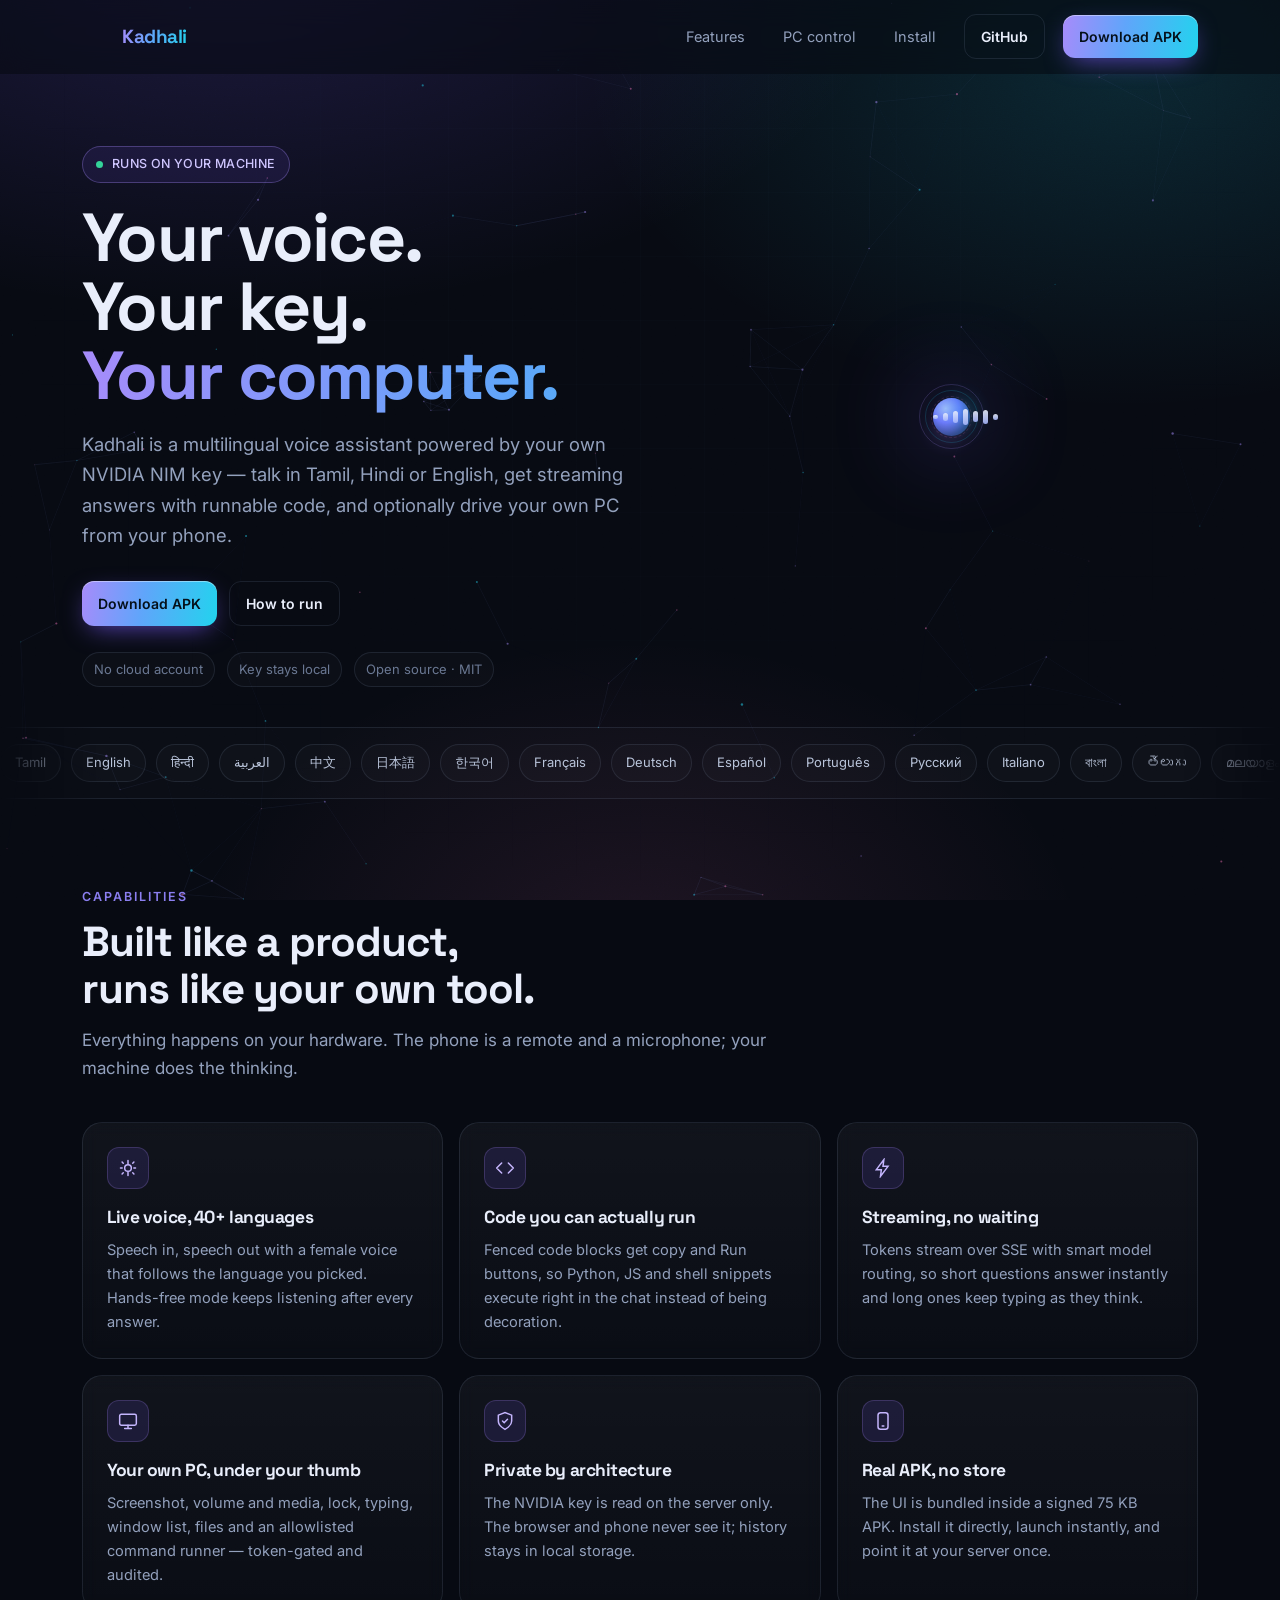
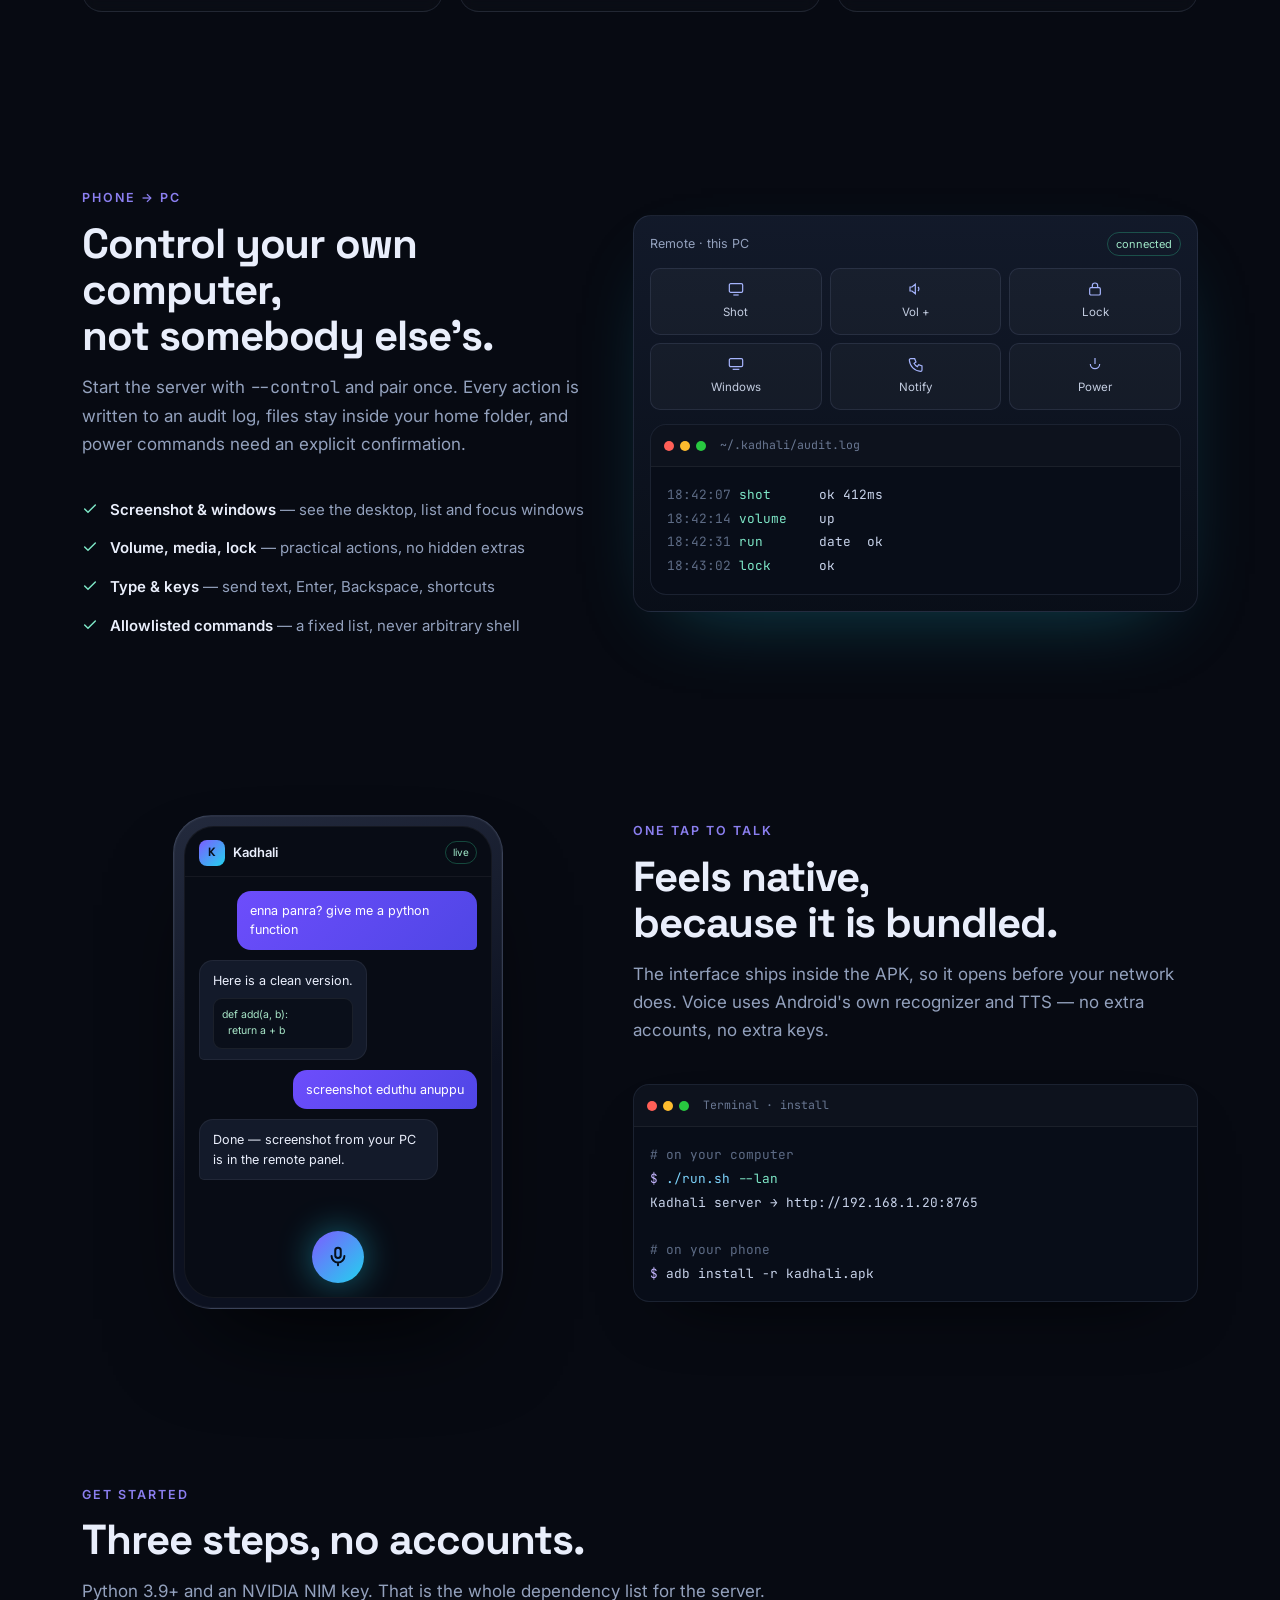
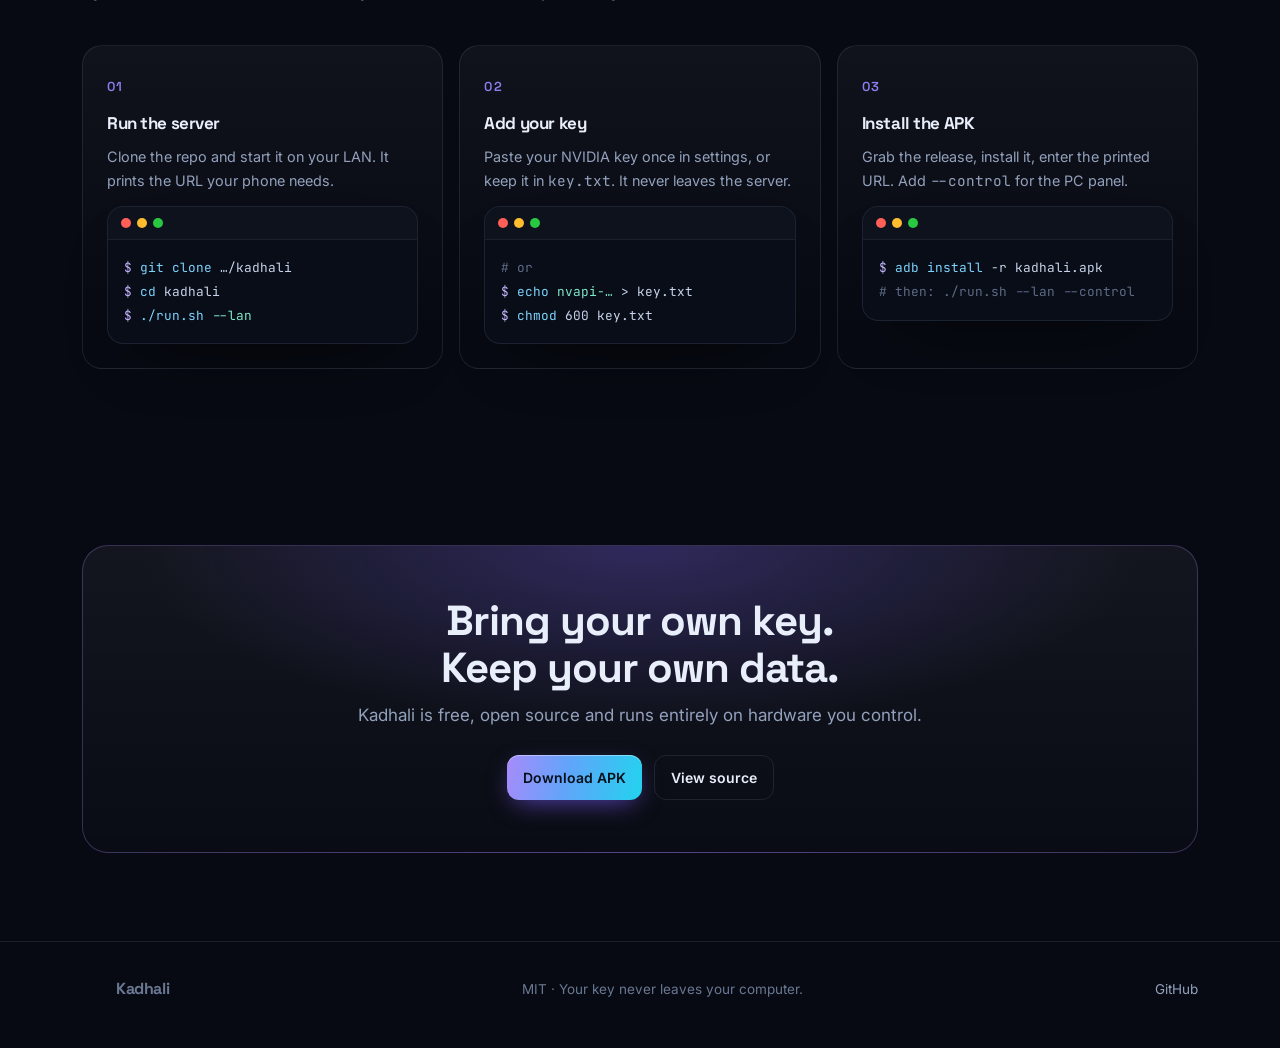
<file: docs/index.html>
<!doctype html>
<html lang="en">
<head>
<meta charset="utf-8"/>
<meta name="viewport" content="width=device-width,initial-scale=1,viewport-fit=cover"/>
<title>Kadhali — Voice AI on your own key</title>
<meta name="description" content="Kadhali is a multilingual voice AI assistant that runs on your own machine with your own NVIDIA key — plus opt-in control of your own computer from your phone."/>
<meta name="theme-color" content="#070a12"/>
<meta property="og:title" content="Kadhali — Voice AI on your own key"/>
<meta property="og:description" content="Speak in Tamil, Hindi, English. Code help, streaming answers, and your own PC under your thumb."/>
<meta property="og:type" content="website"/>
<link rel="icon" href="data:image/svg+xml,%3Csvg xmlns='http://www.w3.org/2000/svg' viewBox='0 0 64 64'%3E%3Cdefs%3E%3ClinearGradient id='g' x1='0' y1='0' x2='1' y2='1'%3E%3Cstop offset='0' stop-color='%23a78bfa'/%3E%3Cstop offset='1' stop-color='%2322d3ee'/%3E%3C/linearGradient%3E%3C/defs%3E%3Crect width='64' height='64' rx='16' fill='%230b1020'/%3E%3Cg stroke='url(%23g)' stroke-width='5' stroke-linecap='round'%3E%3Cpath d='M14 32v0'/%3E%3Cpath d='M23 24v16'/%3E%3Cpath d='M32 16v32'/%3E%3Cpath d='M41 24v16'/%3E%3Cpath d='M50 32v0'/%3E%3C/g%3E%3C/svg%3E"/>
<link rel="preconnect" href="https://fonts.googleapis.com"/>
<link rel="preconnect" href="https://fonts.gstatic.com" crossorigin/>
<link href="https://fonts.googleapis.com/css2?family=Space+Grotesk:wght@500;600;700&family=Inter:wght@400;500;600&family=JetBrains+Mono:wght@400;500&display=swap" rel="stylesheet"/>
<style>
  :root{
    --bg:#070a12; --bg2:#0a0f1c; --card:rgba(18,24,40,.62); --line:rgba(140,160,200,.14);
    --tx:#e9eefb; --mut:#93a1bd; --dim:#6a7893;
    --v:#a78bfa; --c:#22d3ee; --p:#f472b6; --g:#34d399;
    --grad:linear-gradient(100deg,#a78bfa 0%,#60a5fa 45%,#22d3ee 100%);
    --r:20px; --max:1160px;
  }
  *{box-sizing:border-box}
  html{scroll-behavior:smooth}
  body{
    margin:0;background:var(--bg);color:var(--tx);
    font:16px/1.65 Inter,system-ui,-apple-system,"Segoe UI",Roboto,sans-serif;
    -webkit-font-smoothing:antialiased;overflow-x:hidden;
  }
  h1,h2,h3,.brand{font-family:"Space Grotesk",Inter,sans-serif;letter-spacing:-.025em}
  a{color:inherit}
  code,pre{font-family:"JetBrains Mono",ui-monospace,monospace}

  /* ---------- background field ---------- */
  .field{position:fixed;inset:0;z-index:-2;overflow:hidden;background:
    radial-gradient(1100px 620px at 18% -8%,rgba(124,92,255,.20),transparent 62%),
    radial-gradient(900px 560px at 88% 8%,rgba(34,211,238,.14),transparent 60%),
    radial-gradient(700px 520px at 50% 108%,rgba(244,114,182,.10),transparent 64%),
    var(--bg);}
  .field:after{content:"";position:absolute;inset:0;opacity:.35;
    background-image:url("data:image/svg+xml,%3Csvg xmlns='http://www.w3.org/2000/svg' width='160' height='160'%3E%3Cfilter id='n'%3E%3CfeTurbulence type='fractalNoise' baseFrequency='.85' numOctaves='3'/%3E%3CfeColorMatrix type='saturate' values='0'/%3E%3C/filter%3E%3Crect width='160' height='160' filter='url(%23n)' opacity='.35'/%3E%3C/svg%3E");
    mix-blend-mode:overlay;pointer-events:none}
  #stars{position:fixed;inset:0;z-index:-1;pointer-events:none;opacity:.9}
  .grid-lines{position:fixed;inset:0;z-index:-1;pointer-events:none;opacity:.25;
    background-image:linear-gradient(rgba(140,160,200,.08) 1px,transparent 1px),linear-gradient(90deg,rgba(140,160,200,.08) 1px,transparent 1px);
    background-size:64px 64px;
    mask-image:radial-gradient(circle at 50% 30%,#000 20%,transparent 78%)}

  /* ---------- nav ---------- */
  header{position:sticky;top:0;z-index:40;backdrop-filter:blur(14px);
    background:rgba(7,10,18,.55);border-bottom:1px solid transparent;transition:.3s}
  header.scrolled{background:rgba(7,10,18,.82);border-bottom-color:var(--line)}
  .nav{max-width:var(--max);margin:0 auto;padding:14px 22px;display:flex;align-items:center;gap:18px}
  .brand{display:flex;align-items:center;gap:10px;font-weight:700;font-size:19px;text-decoration:none}
  .brand svg{width:30px;height:30px}
  .brand b{background:var(--grad);-webkit-background-clip:text;background-clip:text;color:transparent}
  .nav .sp{flex:1}
  .nav a.lnk{color:var(--mut);text-decoration:none;font-size:14.5px;padding:8px 10px;border-radius:10px;transition:.2s}
  .nav a.lnk:hover{color:var(--tx);background:rgba(255,255,255,.05)}
  .cta{display:inline-flex;align-items:center;gap:8px;padding:10px 16px;border-radius:12px;
    font-weight:600;font-size:14px;text-decoration:none;white-space:nowrap;
    background:var(--grad);color:#05101a;
    box-shadow:0 8px 26px -8px rgba(124,92,255,.75),inset 0 1px 0 rgba(255,255,255,.4);transition:.25s}
  .cta:hover{transform:translateY(-1px);box-shadow:0 12px 34px -8px rgba(34,211,238,.7)}
  .cta.ghost{background:transparent;color:var(--tx);border:1px solid var(--line);box-shadow:none}
  .cta.ghost:hover{background:rgba(255,255,255,.05);border-color:rgba(167,139,250,.45)}
  @media(max-width:860px){.nav a.lnk{display:none}}

  /* ---------- hero ---------- */
  .wrap{max-width:var(--max);margin:0 auto;padding:0 22px}
  .hero{display:grid;grid-template-columns:1.08fr .92fr;gap:44px;align-items:center;
    padding:72px 22px 40px;max-width:var(--max);margin:0 auto}
  @media(max-width:1000px){.hero{grid-template-columns:1fr;padding-top:52px;gap:34px;text-align:center}}
  .tag{display:inline-flex;align-items:center;gap:9px;padding:7px 13px;border-radius:999px;
    border:1px solid rgba(167,139,250,.32);background:rgba(124,92,255,.10);
    color:#cfc6ff;font-size:12.5px;font-weight:500;letter-spacing:.03em;text-transform:uppercase}
  .dot{width:7px;height:7px;border-radius:50%;background:var(--g);box-shadow:0 0 0 0 rgba(52,211,153,.6);animation:pulse 2.4s infinite}
  @keyframes pulse{0%{box-shadow:0 0 0 0 rgba(52,211,153,.55)}70%{box-shadow:0 0 0 10px rgba(52,211,153,0)}100%{box-shadow:0 0 0 0 rgba(52,211,153,0)}}
  h1{font-size:clamp(38px,5.4vw,68px);line-height:1.02;margin:20px 0 18px;font-weight:700}
  h1 .grad{background:var(--grad);background-size:200% 100%;-webkit-background-clip:text;background-clip:text;color:transparent;animation:slide 9s linear infinite}
  @keyframes slide{to{background-position:200% 0}}
  .sub{color:var(--mut);font-size:clamp(16px,1.5vw,18.5px);max-width:56ch;margin:0 0 30px}
  @media(max-width:1000px){.sub{margin-left:auto;margin-right:auto}}
  .row{display:flex;gap:12px;flex-wrap:wrap}
  @media(max-width:1000px){.row{justify-content:center}}
  .pill{display:inline-flex;gap:8px;align-items:center;font-size:13px;color:var(--dim);
    border:1px solid var(--line);padding:6px 11px;border-radius:999px;background:rgba(255,255,255,.02)}

  /* hero visual */
  .orb{position:relative;aspect-ratio:1/1;max-width:430px;margin:0 auto;display:grid;place-items:center}
  .orb .ring{position:absolute;inset:0;border-radius:50%;border:1px solid rgba(167,139,250,.20);
    animation:spin 24s linear infinite}
  .orb .ring:nth-child(2){inset:9%;border-color:rgba(34,211,238,.18);animation-duration:18s;animation-direction:reverse}
  .orb .ring:nth-child(3){inset:18%;border-style:dashed;border-color:rgba(244,114,182,.16);animation-duration:32s}
  @keyframes spin{to{transform:rotate(360deg)}}
  .core{width:58%;aspect-ratio:1;border-radius:50%;position:relative;
    background:radial-gradient(circle at 34% 28%,#c4b5fd 0%,#7c5cff 38%,#2b1a6b 72%,#100a26 100%);
    box-shadow:0 0 90px 10px rgba(124,92,255,.42),inset 0 0 60px rgba(34,211,238,.28);
    display:grid;place-items:center;animation:breathe 6s ease-in-out infinite}
  @keyframes breathe{50%{transform:scale(1.045)}}
  .core:before{content:"";position:absolute;inset:-2px;border-radius:50%;
    background:conic-gradient(from 0deg,transparent,rgba(34,211,238,.65),transparent 38%,rgba(167,139,250,.6),transparent 72%);
    filter:blur(10px);opacity:.85;animation:spin 12s linear infinite}
  .bars{display:flex;gap:5px;align-items:center;height:44%;position:relative;z-index:1}
  .bars i{width:5px;border-radius:5px;background:linear-gradient(180deg,#e9eefb,#a5b4fc);opacity:.9;
    animation:eq 1.15s ease-in-out infinite}
  .bars i:nth-child(1){height:22%;animation-delay:-.1s}.bars i:nth-child(2){height:46%;animation-delay:-.35s}
  .bars i:nth-child(3){height:72%;animation-delay:-.2s}.bars i:nth-child(4){height:94%;animation-delay:-.55s}
  .bars i:nth-child(5){height:64%;animation-delay:-.15s}.bars i:nth-child(6){height:82%;animation-delay:-.45s}
  .bars i:nth-child(7){height:38%;animation-delay:-.3s}
  @keyframes eq{50%{transform:scaleY(.32)}}

  /* ---------- sections ---------- */
  section{padding:88px 0;position:relative}
  .kicker{font-size:12.5px;letter-spacing:.16em;text-transform:uppercase;color:#8b7ff0;font-weight:600;margin:0 0 12px}
  h2{font-size:clamp(27px,3.6vw,42px);line-height:1.1;margin:0 0 14px}
  .lead{color:var(--mut);max-width:64ch;margin:0 0 40px;font-size:17px}

  .grid{display:grid;gap:16px;grid-template-columns:repeat(3,1fr)}
  @media(max-width:940px){.grid{grid-template-columns:repeat(2,1fr)}}
  @media(max-width:620px){.grid{grid-template-columns:1fr}}
  .card{position:relative;padding:24px;border-radius:var(--r);border:1px solid var(--line);
    background:linear-gradient(180deg,rgba(255,255,255,.045),rgba(255,255,255,.015));
    backdrop-filter:blur(8px);transition:transform .35s,border-color .35s,box-shadow .35s;overflow:hidden}
  .card:before{content:"";position:absolute;inset:-1px;border-radius:inherit;padding:1px;opacity:0;transition:.35s;
    background:linear-gradient(140deg,rgba(167,139,250,.7),transparent 40%,rgba(34,211,238,.6));
    -webkit-mask:linear-gradient(#000 0 0) content-box,linear-gradient(#000 0 0);
    -webkit-mask-composite:xor;mask-composite:exclude;pointer-events:none}
  .card:hover{transform:translateY(-4px);box-shadow:0 24px 60px -28px rgba(124,92,255,.55)}
  .card:hover:before{opacity:1}
  .ico{width:42px;height:42px;border-radius:12px;display:grid;place-items:center;margin-bottom:14px;
    background:rgba(124,92,255,.13);border:1px solid rgba(167,139,250,.22);color:#c4b5fd}
  .card h3{margin:0 0 6px;font-size:17.5px}
  .card p{margin:0;color:var(--mut);font-size:14.6px}

  /* showcase */
  .show{display:grid;grid-template-columns:.95fr 1.05fr;gap:40px;align-items:center}
  @media(max-width:980px){.show{grid-template-columns:1fr}}
  .phone{width:min(330px,84vw);margin:0 auto;border-radius:38px;padding:10px;position:relative;
    background:linear-gradient(160deg,#232a3d,#0c1120 60%);
    border:1px solid rgba(160,175,210,.20);
    box-shadow:0 50px 100px -40px rgba(0,0,0,.9),0 0 0 1px rgba(255,255,255,.04) inset}
  .screen{border-radius:30px;background:#080c15;overflow:hidden;border:1px solid rgba(255,255,255,.05)}
  .s-top{display:flex;align-items:center;gap:8px;padding:13px 14px 10px;border-bottom:1px solid rgba(255,255,255,.05)}
  .s-logo{width:26px;height:26px;border-radius:8px;background:linear-gradient(135deg,#7c5cff,#22d3ee);display:grid;place-items:center;font-size:12px;font-weight:800;color:#06101c;font-family:"Space Grotesk"}
  .s-name{font-size:13px;font-weight:600}
  .s-live{margin-left:auto;font-size:10px;color:#9fe8c8;border:1px solid rgba(52,211,153,.3);padding:2px 7px;border-radius:999px}
  .s-body{padding:14px;display:flex;flex-direction:column;gap:10px;min-height:352px}
  .msg{max-width:86%;padding:10px 13px;border-radius:14px;font-size:12.6px;line-height:1.55}
  .msg.me{align-self:flex-end;background:linear-gradient(135deg,#6d4dfc,#4f46e5);color:#fff;border-bottom-right-radius:5px}
  .msg.ai{align-self:flex-start;background:#131a2a;border:1px solid rgba(255,255,255,.06);border-bottom-left-radius:5px}
  .msg .code{margin-top:8px;background:#0a0f1a;border:1px solid rgba(255,255,255,.07);border-radius:9px;padding:8px;font-size:10.5px;color:#a8e6c8;overflow:auto}
  .mic{margin:2px auto 14px;width:52px;height:52px;border-radius:50%;display:grid;place-items:center;
    background:linear-gradient(135deg,#7c5cff,#22d3ee);box-shadow:0 0 34px rgba(34,211,238,.45);animation:breathe 3.4s infinite}
  .mic svg{width:22px;height:22px}

  .feat-list{list-style:none;padding:0;margin:0;display:grid;gap:14px}
  .feat-list li{display:flex;gap:12px;align-items:flex-start;color:var(--mut);font-size:15px}
  .feat-list svg{flex:none;margin-top:3px;color:#7ee7c7}
  .feat-list b{color:var(--tx);font-weight:600}

  /* languages marquee */
  .marquee{overflow:hidden;border-top:1px solid var(--line);border-bottom:1px solid var(--line);
    background:rgba(255,255,255,.015);padding:16px 0;
    mask-image:linear-gradient(90deg,transparent,#000 8%,#000 92%,transparent)}
  .track{display:flex;gap:10px;width:max-content;animation:marq 42s linear infinite}
  .marquee:hover .track{animation-play-state:paused}
  @keyframes marq{to{transform:translateX(-50%)}}
  .lang{border:1px solid var(--line);border-radius:999px;padding:7px 14px;font-size:13px;color:#b9c4da;white-space:nowrap;background:rgba(255,255,255,.02)}

  /* steps */
  .steps{display:grid;grid-template-columns:repeat(3,1fr);gap:16px;counter-reset:s}
  @media(max-width:840px){.steps{grid-template-columns:1fr}}
  .step{position:relative;padding:26px 24px 24px;border:1px solid var(--line);border-radius:var(--r);
    background:linear-gradient(180deg,rgba(255,255,255,.04),transparent)}
  .step:before{counter-increment:s;content:"0" counter(s);font-family:"Space Grotesk";font-size:13px;
    font-weight:600;color:#8b7ff0;letter-spacing:.1em}
  .step h3{margin:10px 0 8px;font-size:17px}
  .step p{margin:0 0 14px;color:var(--mut);font-size:14.4px}

  .term{border:1px solid var(--line);border-radius:16px;background:#080d18;overflow:hidden;
    box-shadow:0 30px 70px -40px rgba(0,0,0,.9)}
  .term-bar{display:flex;gap:6px;align-items:center;padding:11px 13px;border-bottom:1px solid rgba(255,255,255,.06);background:rgba(255,255,255,.02)}
  .term-bar i{width:10px;height:10px;border-radius:50%;background:#2a3550}
  .term-bar i:nth-child(1){background:#ff5f57}.term-bar i:nth-child(2){background:#febc2e}.term-bar i:nth-child(3){background:#28c840}
  .term-bar span{margin-left:8px;font-size:11.5px;color:var(--dim);font-family:"JetBrains Mono"}
  .term pre{margin:0;padding:16px;font-size:12.8px;line-height:1.85;color:#c8d3ea;overflow:auto}
  .term .c{color:#5d6b85}.term .k{color:#c4b5fd}.term .s{color:#7ee7c7}.term .f{color:#7dd3fc}

  /* pc panel mock */
  .panel{border:1px solid var(--line);border-radius:18px;padding:16px;background:linear-gradient(180deg,rgba(20,27,45,.9),rgba(10,15,26,.9));
    box-shadow:0 30px 80px -40px rgba(34,211,238,.35)}
  .panel-top{display:flex;align-items:center;gap:8px;margin-bottom:12px;font-size:12.5px;color:var(--mut)}
  .panel-top .state{margin-left:auto;color:#9fe8c8;font-size:11px;border:1px solid rgba(52,211,153,.3);padding:2px 8px;border-radius:999px}
  .pgrid{display:grid;grid-template-columns:repeat(3,1fr);gap:8px}
  .pbtn{border:1px solid var(--line);border-radius:10px;padding:12px 8px;text-align:center;font-size:11.5px;color:#c3cde0;background:rgba(255,255,255,.03)}
  .pbtn svg{display:block;margin:0 auto 6px;width:16px;height:16px;color:#a5b4fc}

  /* cta band */
  .band{position:relative;border:1px solid rgba(167,139,250,.28);border-radius:26px;overflow:hidden;
    padding:52px 30px;text-align:center;
    background:radial-gradient(720px 260px at 50% 0%,rgba(124,92,255,.28),transparent 70%),linear-gradient(180deg,rgba(255,255,255,.05),rgba(255,255,255,.01))}
  .band h2{margin-bottom:10px}
  .band .lead{margin:0 auto 26px}
  footer{border-top:1px solid var(--line);padding:34px 0 46px;color:var(--dim);font-size:13.5px}
  .foot{display:flex;gap:18px;flex-wrap:wrap;align-items:center;justify-content:space-between}
  .foot a{color:var(--mut);text-decoration:none}
  .foot a:hover{color:var(--tx)}

  .reveal{opacity:0;transform:translateY(22px);transition:opacity .7s cubic-bezier(.2,.7,.2,1),transform .7s cubic-bezier(.2,.7,.2,1)}
  .reveal.on{opacity:1;transform:none}
  @media(prefers-reduced-motion:reduce){
    *,*:before,*:after{animation:none!important;transition:none!important}
    .reveal{opacity:1;transform:none}
  }
</style>
</head>
<body>
<div class="field"></div>
<div class="grid-lines"></div>
<canvas id="stars"></canvas>

<header id="hdr">
  <div class="nav">
    <a class="brand" href="#top">
      <svg viewBox="0 0 64 64" aria-hidden="true"><defs><linearGradient id="lg" x1="0" y1="0" x2="1" y2="1"><stop offset="0" stop-color="#a78bfa"/><stop offset="1" stop-color="#22d3ee"/></linearGradient></defs><g stroke="url(#lg)" stroke-width="5.5" stroke-linecap="round"><path d="M13 32v.1"/><path d="M22 23v18"/><path d="M31 14v36"/><path d="M40 23v18"/><path d="M49 32v.1"/></g></svg>
      <b>Kadhali</b>
    </a>
    <div class="sp"></div>
    <a class="lnk" href="#features">Features</a>
    <a class="lnk" href="#control">PC control</a>
    <a class="lnk" href="#install">Install</a>
    <a class="cta ghost" href="https://github.com/sakthikolanji06-boop/kadhali">GitHub</a>
    <a class="cta" href="https://github.com/sakthikolanji06-boop/kadhali/releases/latest">Download APK</a>
  </div>
</header>

<div id="top" class="hero">
  <div>
    <span class="tag"><span class="dot"></span> Runs on your machine</span>
    <h1>Your voice.<br/>Your key.<br/><span class="grad">Your computer.</span></h1>
    <p class="sub">Kadhali is a multilingual voice assistant powered by your own NVIDIA NIM key — talk in Tamil, Hindi or English, get streaming answers with runnable code, and optionally drive your own PC from your phone.</p>
    <div class="row" style="margin-bottom:26px">
      <a class="cta" href="https://github.com/sakthikolanji06-boop/kadhali/releases/latest">Download APK</a>
      <a class="cta ghost" href="#install">How to run</a>
    </div>
    <div class="row">
      <span class="pill">No cloud account</span>
      <span class="pill">Key stays local</span>
      <span class="pill">Open source · MIT</span>
    </div>
  </div>
  <div class="orb" aria-hidden="true">
    <div class="ring"></div><div class="ring"></div><div class="ring"></div>
    <div class="core"><div class="bars"><i></i><i></i><i></i><i></i><i></i><i></i><i></i></div></div>
  </div>
</div>

<div class="marquee" aria-hidden="true">
  <div class="track" id="track"></div>
</div>

<section id="features">
  <div class="wrap">
    <p class="kicker reveal">Capabilities</p>
    <h2 class="reveal">Built like a product,<br/>runs like your own tool.</h2>
    <p class="lead reveal">Everything happens on your hardware. The phone is a remote and a microphone; your machine does the thinking.</p>
    <div class="grid">
      <article class="card reveal">
        <div class="ico"><svg width="20" height="20" viewBox="0 0 24 24" fill="none" stroke="currentColor" stroke-width="1.8" stroke-linecap="round"><path d="M12 3v4M12 17v4M5 12H3M21 12h-2M6.3 6.3 4.9 4.9M19.1 19.1l-1.4-1.4M6.3 17.7l-1.4 1.4M19.1 4.9l-1.4 1.4"/><circle cx="12" cy="12" r="4"/></svg></div>
        <h3>Live voice, 40+ languages</h3>
        <p>Speech in, speech out with a female voice that follows the language you picked. Hands-free mode keeps listening after every answer.</p>
      </article>
      <article class="card reveal">
        <div class="ico"><svg width="20" height="20" viewBox="0 0 24 24" fill="none" stroke="currentColor" stroke-width="1.8" stroke-linecap="round" stroke-linejoin="round"><path d="m8 6-6 6 6 6M16 6l6 6-6 6"/></svg></div>
        <h3>Code you can actually run</h3>
        <p>Fenced code blocks get copy and Run buttons, so Python, JS and shell snippets execute right in the chat instead of being decoration.</p>
      </article>
      <article class="card reveal">
        <div class="ico"><svg width="20" height="20" viewBox="0 0 24 24" fill="none" stroke="currentColor" stroke-width="1.8" stroke-linecap="round"><path d="M13 2 4 14h6l-1 8 9-12h-6l1-8Z"/></svg></div>
        <h3>Streaming, no waiting</h3>
        <p>Tokens stream over SSE with smart model routing, so short questions answer instantly and long ones keep typing as they think.</p>
      </article>
      <article class="card reveal">
        <div class="ico"><svg width="20" height="20" viewBox="0 0 24 24" fill="none" stroke="currentColor" stroke-width="1.8" stroke-linecap="round"><rect x="2" y="4" width="20" height="13" rx="2"/><path d="M8 21h8M12 17v4"/></svg></div>
        <h3>Your own PC, under your thumb</h3>
        <p>Screenshot, volume and media, lock, typing, window list, files and an allowlisted command runner — token-gated and audited.</p>
      </article>
      <article class="card reveal">
        <div class="ico"><svg width="20" height="20" viewBox="0 0 24 24" fill="none" stroke="currentColor" stroke-width="1.8" stroke-linecap="round"><path d="M12 22s8-4 8-10V5l-8-3-8 3v7c0 6 8 10 8 10Z"/><path d="m9 12 2 2 4-4"/></svg></div>
        <h3>Private by architecture</h3>
        <p>The NVIDIA key is read on the server only. The browser and phone never see it; history stays in local storage.</p>
      </article>
      <article class="card reveal">
        <div class="ico"><svg width="20" height="20" viewBox="0 0 24 24" fill="none" stroke="currentColor" stroke-width="1.8" stroke-linecap="round"><rect x="6" y="2" width="12" height="20" rx="3"/><path d="M11 18h2"/></svg></div>
        <h3>Real APK, no store</h3>
        <p>The UI is bundled inside a signed 75 KB APK. Install it directly, launch instantly, and point it at your server once.</p>
      </article>
    </div>
  </div>
</section>

<section id="control">
  <div class="wrap show">
    <div class="reveal">
      <p class="kicker">Phone → PC</p>
      <h2>Control your own computer,<br/>not somebody else's.</h2>
      <p class="lead">Start the server with <code>--control</code> and pair once. Every action is written to an audit log, files stay inside your home folder, and power commands need an explicit confirmation.</p>
      <ul class="feat-list">
        <li><svg width="16" height="16" viewBox="0 0 24 24" fill="none" stroke="currentColor" stroke-width="2.2" stroke-linecap="round"><path d="m4 12 5 5L20 6"/></svg><span><b>Screenshot &amp; windows</b> — see the desktop, list and focus windows</span></li>
        <li><svg width="16" height="16" viewBox="0 0 24 24" fill="none" stroke="currentColor" stroke-width="2.2" stroke-linecap="round"><path d="m4 12 5 5L20 6"/></svg><span><b>Volume, media, lock</b> — practical actions, no hidden extras</span></li>
        <li><svg width="16" height="16" viewBox="0 0 24 24" fill="none" stroke="currentColor" stroke-width="2.2" stroke-linecap="round"><path d="m4 12 5 5L20 6"/></svg><span><b>Type &amp; keys</b> — send text, Enter, Backspace, shortcuts</span></li>
        <li><svg width="16" height="16" viewBox="0 0 24 24" fill="none" stroke="currentColor" stroke-width="2.2" stroke-linecap="round"><path d="m4 12 5 5L20 6"/></svg><span><b>Allowlisted commands</b> — a fixed list, never arbitrary shell</span></li>
      </ul>
    </div>
    <div class="panel reveal" aria-hidden="true">
      <div class="panel-top">Remote · this PC <span class="state">connected</span></div>
      <div class="pgrid">
        <div class="pbtn"><svg viewBox="0 0 24 24" fill="none" stroke="currentColor" stroke-width="1.8"><rect x="2" y="4" width="20" height="13" rx="2"/><path d="M8 21h8"/></svg>Shot</div>
        <div class="pbtn"><svg viewBox="0 0 24 24" fill="none" stroke="currentColor" stroke-width="1.8"><path d="M11 5 6 9H3v6h3l5 4V5Z"/><path d="M15 9a4 4 0 0 1 0 6"/></svg>Vol +</div>
        <div class="pbtn"><svg viewBox="0 0 24 24" fill="none" stroke="currentColor" stroke-width="1.8"><rect x="4" y="10" width="16" height="11" rx="2"/><path d="M8 10V7a4 4 0 0 1 8 0v3"/></svg>Lock</div>
        <div class="pbtn"><svg viewBox="0 0 24 24" fill="none" stroke="currentColor" stroke-width="1.8"><rect x="2" y="4" width="20" height="12" rx="2"/><path d="M7 20h10"/></svg>Windows</div>
        <div class="pbtn"><svg viewBox="0 0 24 24" fill="none" stroke="currentColor" stroke-width="1.8"><path d="M4 4h6l2 5-3 2a12 12 0 0 0 5 5l2-3 5 2v6a2 2 0 0 1-2 2A18 18 0 0 1 2 6a2 2 0 0 1 2-2Z"/></svg>Notify</div>
        <div class="pbtn"><svg viewBox="0 0 24 24" fill="none" stroke="currentColor" stroke-width="1.8"><path d="M12 3v9"/><path d="M5 12a7 7 0 0 0 14 0"/></svg>Power</div>
      </div>
      <div class="term" style="margin-top:14px;box-shadow:none">
        <div class="term-bar"><i></i><i></i><i></i><span>~/.kadhali/audit.log</span></div>
        <pre><span class="c">18:42:07</span> <span class="s">shot</span>      ok 412ms
<span class="c">18:42:14</span> <span class="s">volume</span>    up
<span class="c">18:42:31</span> <span class="s">run</span>       date  ok
<span class="c">18:43:02</span> <span class="s">lock</span>      ok</pre>
      </div>
    </div>
  </div>
</section>

<section>
  <div class="wrap show">
    <div class="phone reveal" aria-hidden="true">
      <div class="screen">
        <div class="s-top"><div class="s-logo">K</div><div class="s-name">Kadhali</div><div class="s-live">live</div></div>
        <div class="s-body">
          <div class="msg me">enna panra? give me a python function</div>
          <div class="msg ai">Here is a clean version.<div class="code">def add(a, b):<br/>&nbsp;&nbsp;return a + b</div></div>
          <div class="msg me">screenshot eduthu anuppu</div>
          <div class="msg ai">Done — screenshot from your PC is in the remote panel.</div>
        </div>
        <div class="mic"><svg viewBox="0 0 24 24" fill="none" stroke="#06101c" stroke-width="2.2" stroke-linecap="round"><rect x="9" y="2" width="6" height="11" rx="3"/><path d="M5 11a7 7 0 0 0 14 0M12 18v3"/></svg></div>
      </div>
    </div>
    <div class="reveal">
      <p class="kicker">One tap to talk</p>
      <h2>Feels native,<br/>because it is bundled.</h2>
      <p class="lead">The interface ships inside the APK, so it opens before your network does. Voice uses Android's own recognizer and TTS — no extra accounts, no extra keys.</p>
      <div class="term">
        <div class="term-bar"><i></i><i></i><i></i><span>Terminal · install</span></div>
        <pre><span class="c"># on your computer</span>
<span class="k">$</span> <span class="f">./run.sh</span> <span class="s">--lan</span>
Kadhali server → http://192.168.1.20:8765

<span class="c"># on your phone</span>
<span class="k">$</span> adb install -r kadhali.apk</pre>
      </div>
    </div>
  </div>
</section>

<section id="install">
  <div class="wrap">
    <p class="kicker reveal">Get started</p>
    <h2 class="reveal">Three steps, no accounts.</h2>
    <p class="lead reveal">Python 3.9+ and an NVIDIA NIM key. That is the whole dependency list for the server.</p>
    <div class="steps">
      <div class="step reveal">
        <h3>Run the server</h3>
        <p>Clone the repo and start it on your LAN. It prints the URL your phone needs.</p>
        <div class="term"><div class="term-bar"><i></i><i></i><i></i></div><pre><span class="k">$</span> <span class="f">git clone</span> …/kadhali<br/><span class="k">$</span> <span class="f">cd</span> kadhali<br/><span class="k">$</span> <span class="f">./run.sh</span> <span class="s">--lan</span></pre></div>
      </div>
      <div class="step reveal">
        <h3>Add your key</h3>
        <p>Paste your NVIDIA key once in settings, or keep it in <code>key.txt</code>. It never leaves the server.</p>
        <div class="term"><div class="term-bar"><i></i><i></i><i></i></div><pre><span class="c"># or</span><br/><span class="k">$</span> <span class="f">echo</span> <span class="s">nvapi-…</span> &gt; key.txt<br/><span class="k">$</span> <span class="f">chmod</span> 600 key.txt</pre></div>
      </div>
      <div class="step reveal">
        <h3>Install the APK</h3>
        <p>Grab the release, install it, enter the printed URL. Add <code>--control</code> for the PC panel.</p>
        <div class="term"><div class="term-bar"><i></i><i></i><i></i></div><pre><span class="k">$</span> <span class="f">adb install</span> -r kadhali.apk<br/><span class="c"># then: ./run.sh --lan --control</span></pre></div>
      </div>
    </div>
  </div>
</section>

<section>
  <div class="wrap">
    <div class="band reveal">
      <h2>Bring your own key.<br/>Keep your own data.</h2>
      <p class="lead" style="text-align:center">Kadhali is free, open source and runs entirely on hardware you control.</p>
      <div class="row" style="justify-content:center">
        <a class="cta" href="https://github.com/sakthikolanji06-boop/kadhali/releases/latest">Download APK</a>
        <a class="cta ghost" href="https://github.com/sakthikolanji06-boop/kadhali">View source</a>
      </div>
    </div>
  </div>
</section>

<footer>
  <div class="wrap foot">
    <div class="brand" style="font-size:16px">
      <svg viewBox="0 0 64 64" style="width:24px;height:24px"><use href="#lg"/><g stroke="url(#lg)" stroke-width="5.5" stroke-linecap="round"><path d="M13 32v.1"/><path d="M22 23v18"/><path d="M31 14v36"/><path d="M40 23v18"/><path d="M49 32v.1"/></g></svg>
      Kadhali
    </div>
    <span>MIT · Your key never leaves your computer.</span>
    <a href="https://github.com/sakthikolanji06-boop/kadhali">GitHub</a>
  </div>
</footer>

<script>
(function(){
  var reduce = (typeof matchMedia === 'function') && matchMedia('(prefers-reduced-motion: reduce)').matches;

  var hdr = document.getElementById('hdr');
  addEventListener('scroll', function(){ hdr.classList.toggle('scrolled', scrollY > 8); }, {passive:true});

  var langs = ['Tamil','English','हिन्दी','العربية','中文','日本語','한국어','Français','Deutsch','Español','Português','Русский','Italiano','বাংলা','తెలుగు','മലയാളം','ಕನ್ನಡ','मराठी','ગુજરાતી','ਪੰਜਾਬੀ','Bahasa','Türkçe','Tiếng Việt','ไทย','Nederlands','Polski','Українська','Svenska'];
  var track = document.getElementById('track');
  var html = langs.map(function(l){ return '<span class="lang">' + l + '</span>'; }).join('');
  track.innerHTML = html + html;

  var reveals = document.querySelectorAll('.reveal');
  if (typeof IntersectionObserver === 'function') {
    var io = new IntersectionObserver(function(es){
      es.forEach(function(e){ if(e.isIntersecting){ e.target.classList.add('on'); io.unobserve(e.target); } });
    }, {threshold:.12, rootMargin:'0px 0px -40px 0px'});
    reveals.forEach(function(el, i){
      el.style.transitionDelay = (Math.min(i,6)*55) + 'ms';
      io.observe(el);
    });
  } else {
    reveals.forEach(function(el){ el.classList.add('on'); });
  }

  if (reduce) return;
  var cv = document.getElementById('stars');
  if (!cv || !cv.getContext) return;
  var ctx = cv.getContext('2d');
  if (!ctx) return;
  var pts = [], w = 0, h = 0, dpr = Math.min(devicePixelRatio || 1, 2);
  function size(){
    w = cv.width = innerWidth * dpr; h = cv.height = innerHeight * dpr;
    cv.style.width = innerWidth + 'px'; cv.style.height = innerHeight + 'px';
    var n = Math.min(110, Math.round(innerWidth / 13));
    pts = Array.from({length:n}, function(){
      return {x: Math.random()*w, y: Math.random()*h, z: Math.random()*.7+.3, vx:(Math.random()-.5)*.18, vy:(Math.random()-.5)*.18};
    });
  }
  addEventListener('resize', size); size();
  var mx = w/2, my = h/2;
  addEventListener('pointermove', function(e){ mx = e.clientX*dpr; my = e.clientY*dpr; }, {passive:true});
  (function frame(){
    ctx.clearRect(0,0,w,h);
    for (var i=0;i<pts.length;i++){
      var p = pts[i];
      p.x += p.vx; p.y += p.vy;
      if (p.x<0||p.x>w) p.vx*=-1;
      if (p.y<0||p.y>h) p.vy*=-1;
      var dx = (p.x-mx)/w, dy = (p.y-my)/h, d = Math.sqrt(dx*dx+dy*dy);
      if (d < .18) { p.x += dx*2.2; p.y += dy*2.2; }
      ctx.beginPath();
      ctx.fillStyle = 'rgba(' + (i%3===0?'167,139,250':(i%3===1?'34,211,238':'244,114,182')) + ',' + (0.18 + p.z*0.4) + ')';
      ctx.arc(p.x, p.y, p.z*1.25*dpr, 0, 6.2832);
      ctx.fill();
    }
    for (var a=0;a<pts.length;a++){
      for (var b=a+1;b<pts.length;b++){
        var A = pts[a], B = pts[b], ux = A.x-B.x, uy = A.y-B.y, dd = ux*ux+uy*uy;
        if (dd < (118*dpr)*(118*dpr)){
          ctx.strokeStyle = 'rgba(130,150,220,' + (0.10*(1-dd/(118*dpr*118*dpr))) + ')';
          ctx.beginPath(); ctx.moveTo(A.x,A.y); ctx.lineTo(B.x,B.y); ctx.stroke();
        }
      }
    }
    requestAnimationFrame(frame);
  })();
})();
</script>
</body>
</html>
</file>
